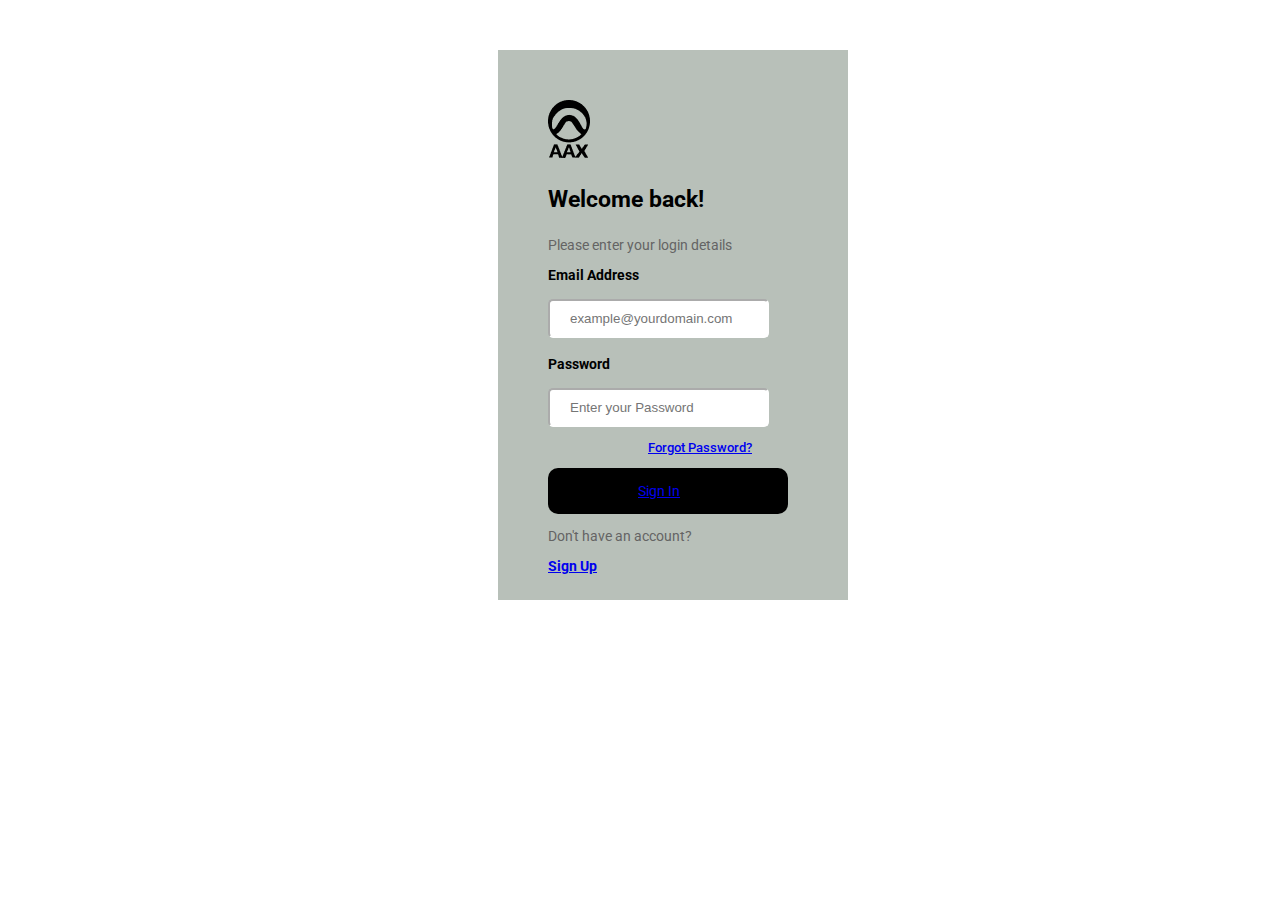
<file: index.html>
<!DOCTYPE html>
<html lang="en">
<head>
    <meta charset="UTF-8">
    <meta name="viewport" content="width=device-width, initial-scale=1.0">
    <title>Group 3 Project</title>
    <link rel="stylesheet" href="style.css">
</head>
<body>
    <div class="container-1"> <img src="Images/Vector.png" alt="">
<div class="text-1"><h3>Welcome back!</h3></div>
<div class="text-2"><p>Please enter your login details</p></div>
<form>
   <div class="text-3"> 
   <b><label for="Email">Email Address</label> <br></br> </div></b> 
    <input type="text" placeholder="example@yourdomain.com" class="input-1"> <br></br>
   
   <b> <div class="text-4"><label for="Password">Password</label> <br></br></div></b>
    <input type="password" name="" id="" placeholder="Enter your Password" class="input-2"> 
    
</form>

<div class="text-5"><u><a href="./Reset.html"><p></u>Forgot Password?</p></a></div>
<div class="sign-in">
    <a href="./add.html"><p>Sign In</p></a>
</div>
<div class="text-6"><p>Don't have an account? 
 
</p></div>
<b><div class="sign-up"><a href="./create.html"><u>Sign Up</u> </a></div></b>
    


   
   

</body>
</html>
</file>
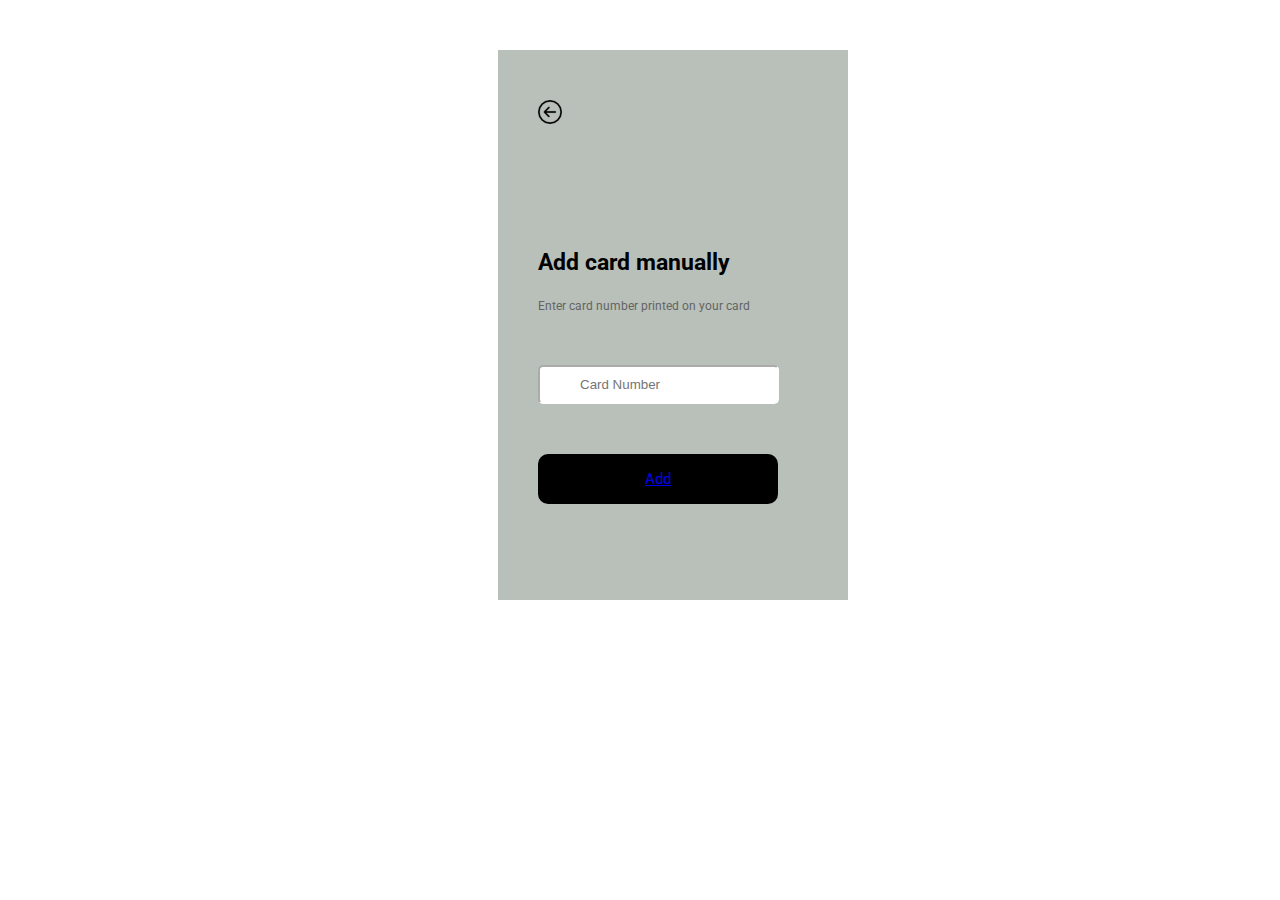
<file: add.html>
<!DOCTYPE html>
<html lang="en">
<head>
    <meta charset="UTF-8">
    <meta name="viewport" content="width=device-width, initial-scale=1.0">
    <title>Add Card</title>
    <link rel="stylesheet" href="add.css">
</head>
<body>
    <div class="container-1">
    <img src="Images/Back Button.png" alt="">
    <div class="text-1"><h3>Add card manually</h3></div>
    <div class="text-2"><p>Enter card number printed on your card</p></div>
    <input type="text" name="" id="" placeholder="Card Number" class="input-1">
    <div class="text-3"><a href="./scan.html"><p>Add</p></a></div>
    </div>
</body>
</html>
</file>
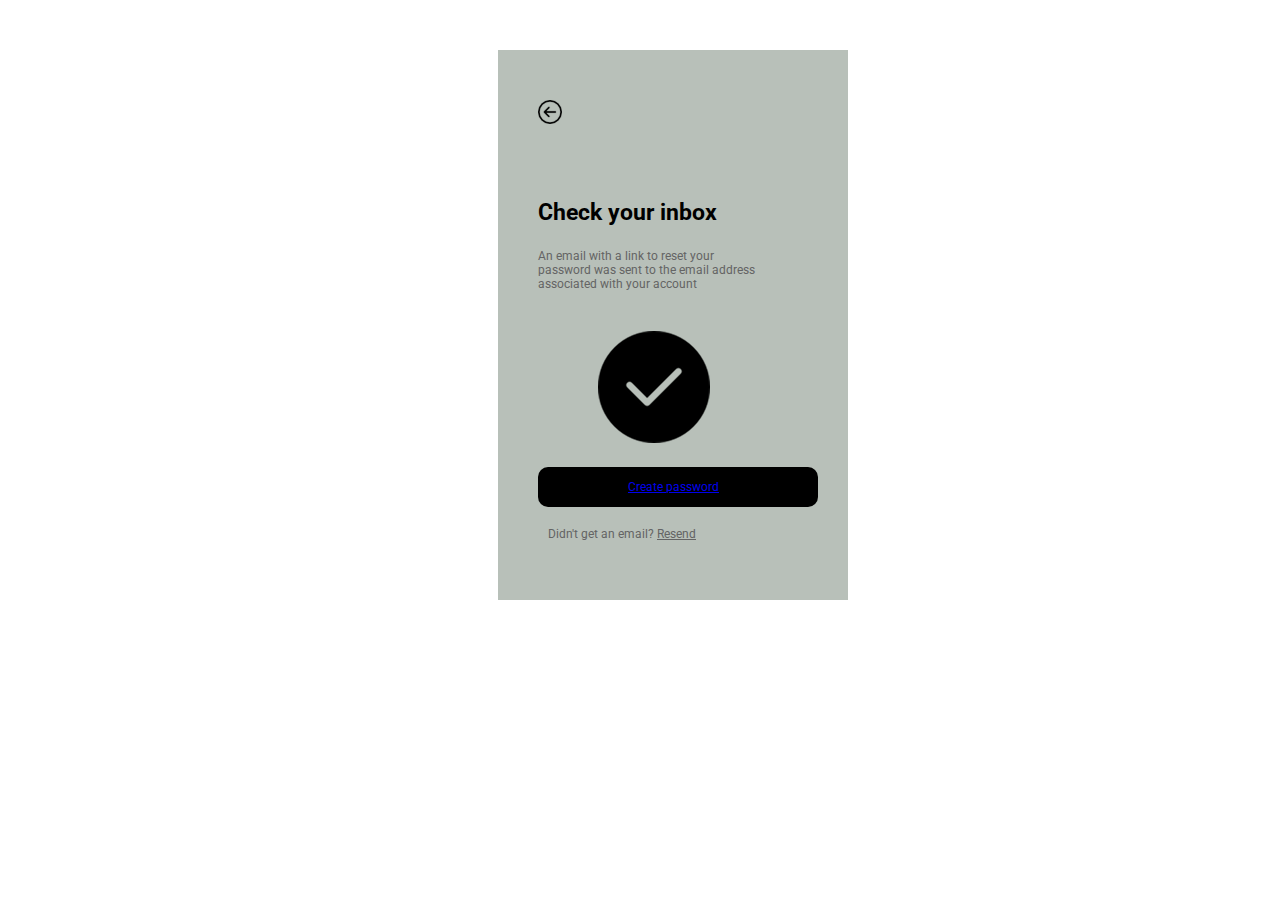
<file: check.html>
<!DOCTYPE html>
<html lang="en">
<head>
    <meta charset="UTF-8">
    <meta name="viewport" content="width=device-width, initial-scale=1.0">
    <title>Check your inbox</title>
    <link rel="stylesheet" href="check.css">
</head>
<body>
   <div class="container-1">
<img src="Images/Back Button.png" alt="">
<div class="text-1"><h3>Check your inbox</h3></div>
<div class="text-2"><p>An email with a link to reset your <br>
password was sent to the email address <br>
associated with your account</p></div>
<div class="image"><img src="Images/Verified (1).png" alt=""></div>

<div class="text-4"><a href="./new.html"><p>Create password</p></a></div>
<div class="text-3"><p>Didn't get an email? <u>Resend</u></p></div>
   </div> 
</body>
</html>
</file>
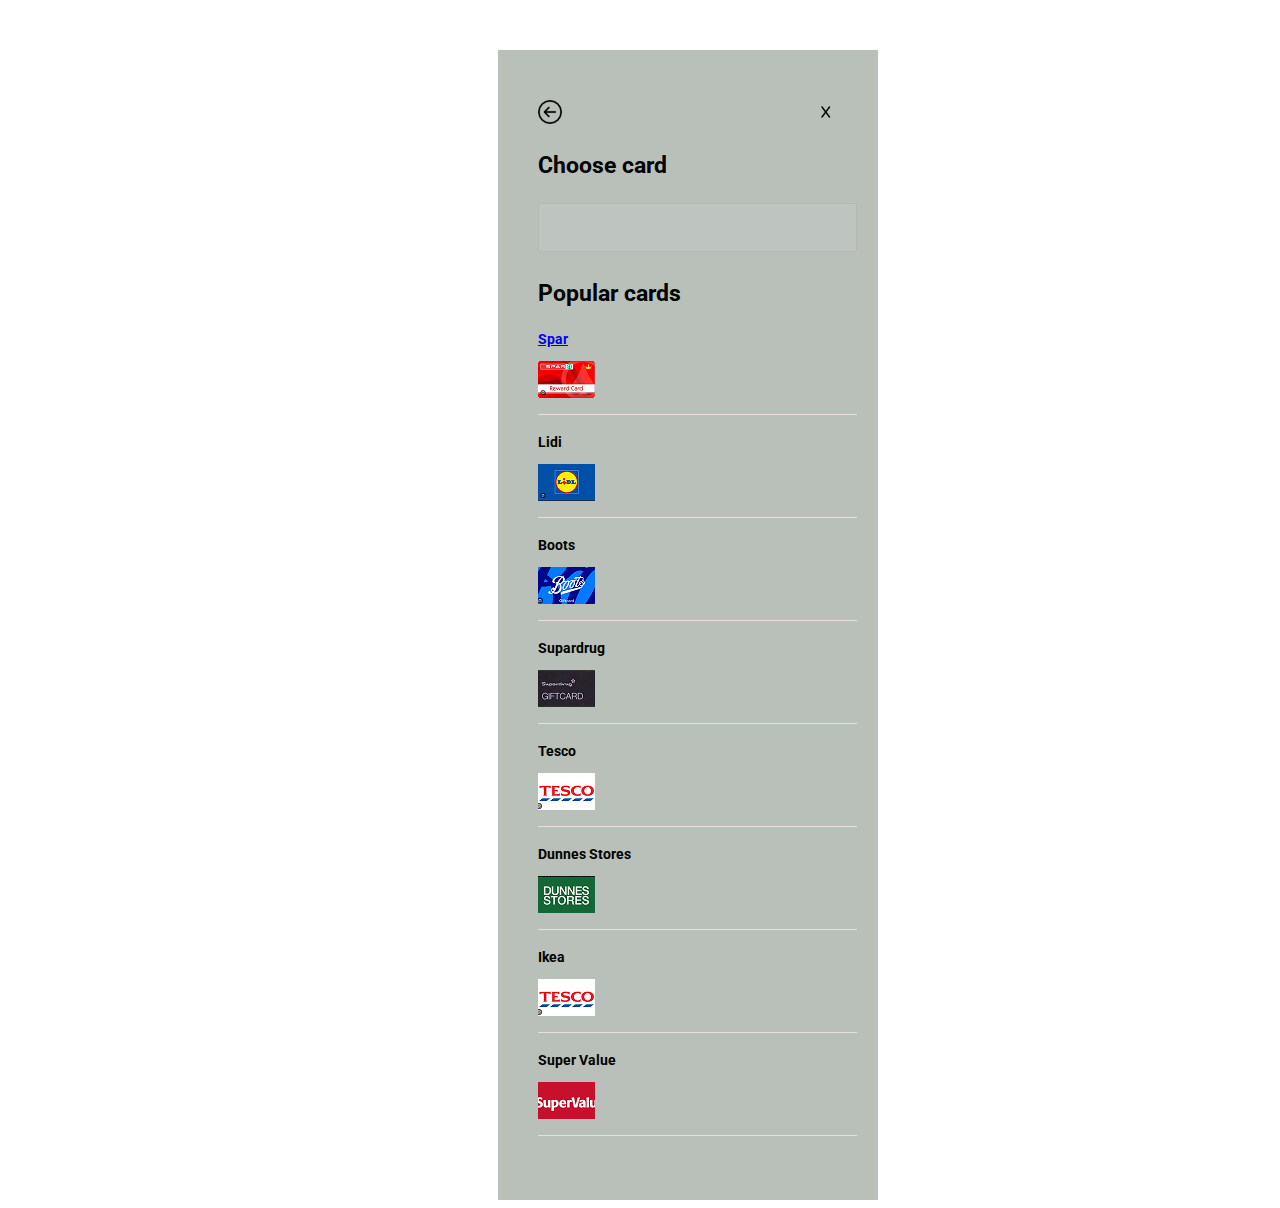
<file: choose.html>
<!DOCTYPE html>
<html lang="en">
<head>
    <meta charset="UTF-8">
    <meta name="viewport" content="width=device-width, initial-scale=1.0">
    <title>Choose card</title>
<link rel="stylesheet" href="choose.css">
</head>
<body>
    <div class="container-1">
<img src="Images/Back Button.png" alt="">
<div class="thing-1"><img src="Images/mynaui_letter-x.png" alt=""></div>
<div class="text-1"><h3>Choose card</h3></div>
<img src="Images/Rectangle 1.png" alt="">
<div class="text-2"><h3>Popular cards</h3></div>
<a href="./spar.html"><b><div class="text-3"><p>Spar</p></div></b></a>
<img src="Images/WhatsApp Image 2025-05-07 at 10.30.14 PM (2) 1.png" alt="">
<img src="Images/Line 1.png" alt="">
<b><div class="text-4"><p>Lidi</p></div></b>
<img src="Images/WhatsApp Image 2025-05-07 at 10.30.13 PM 1.png" alt="">
<img src="Images/Line 1.png" alt="">
<b><div class="text-5"><p>Boots</p></div></b>
<img src="Images/WhatsApp Image 2025-05-07 at 10.30.12 PM (1) 1.png" alt="">
<img src="Images/Line 1.png" alt="">
<b><div class="text-6"><p>Supardrug</p></div></b>
<img src="Images/WhatsApp Image 2025-05-07 at 10.30.12 PM 1.png" alt="">
<img src="Images/Line 1.png" alt="">
<b><div class="text-7"><p>Tesco</p></div></b>
<img src="Images/WhatsApp Image 2025-05-07 at 10.30.13 PM (1) 1.png" alt="">
<img src="Images/Line 1.png" alt="">
<b><div class="text-8"><p>Dunnes Stores</p></div></b>
<img src="Images/WhatsApp Image 2025-05-07 at 10.30.14 PM 1.png" alt="">
<img src="Images/Line 1.png" alt="">
<b><div class="text-9"><p>Ikea</p></div></b>
<img src="Images/WhatsApp Image 2025-05-07 at 10.30.13 PM (1) 1.png" alt="">
<img src="Images/Line 1.png" alt="">
<b><div class="text-10"><p>Super Value</p></div></b>
<img src="Images/WhatsApp Image 2025-05-07 at 10.30.13 PM (2) 1.png" alt="">
<img src="Images/Line 1.png" alt="">
    </div>
</body>
</html>
</file>
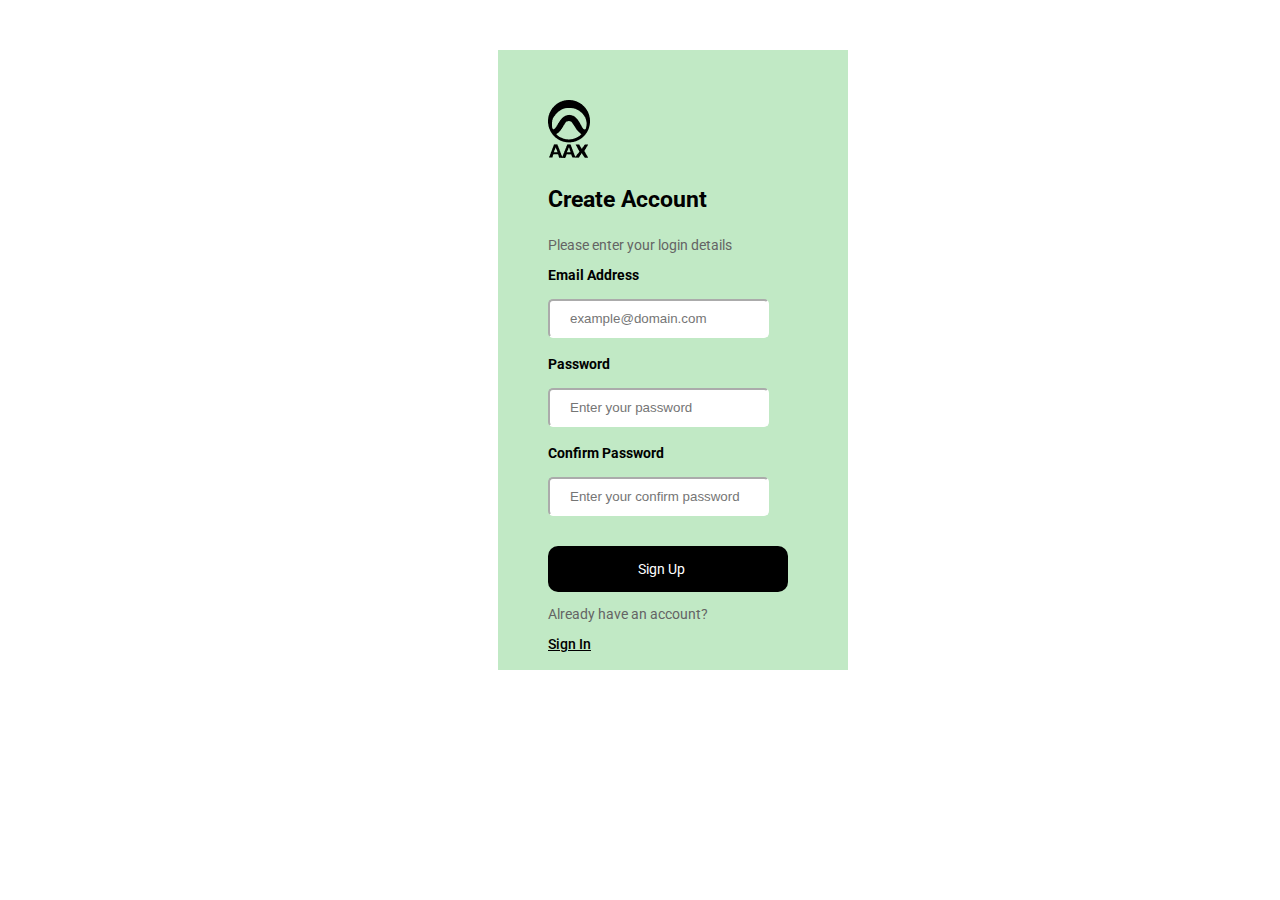
<file: create.html>
<!DOCTYPE html>
<html lang="en">
<head>
    <meta charset="UTF-8">
    <meta name="viewport" content="width=device-width, initial-scale=1.0">
    <title>Create Account</title>
 <link rel="stylesheet" href="create.css">
</head>
<body>
    <div class="container-1">
    <img src="Images/Vector.png" alt="">
   <div class="text-1"> <h3>Create Account</h3></div>
   <div class="text-2"> <p>Please enter your login details</p> </div>
   
    <b><div class="text-3"><label for="Email Address">Email Address</label> <br></br></div></b>
    <input type="email" name="" id="" placeholder="example@domain.com" class="input-1"><br></br>

    <b><div class="text-4"><label for="Password">Password</label><br></br></div></b>
    <input type="password" name="" id="" placeholder="Enter your password" class="input-2"><br></br>

   <b><div class="text-5"><label for="Confirm Password">Confirm Password</label><br></br></div></b>
   <input type="password" name="" id="" placeholder="Enter your confirm password" class="input-3">

   <div class="Sign-in"><p>Sign Up</p></div> 
    <div class="text-6"><p>Already have an account? 
        </p></div>
        <div class="sign"><a href=""></a><u>Sign In</u></div>
</div>
</body>
</html>
</file>
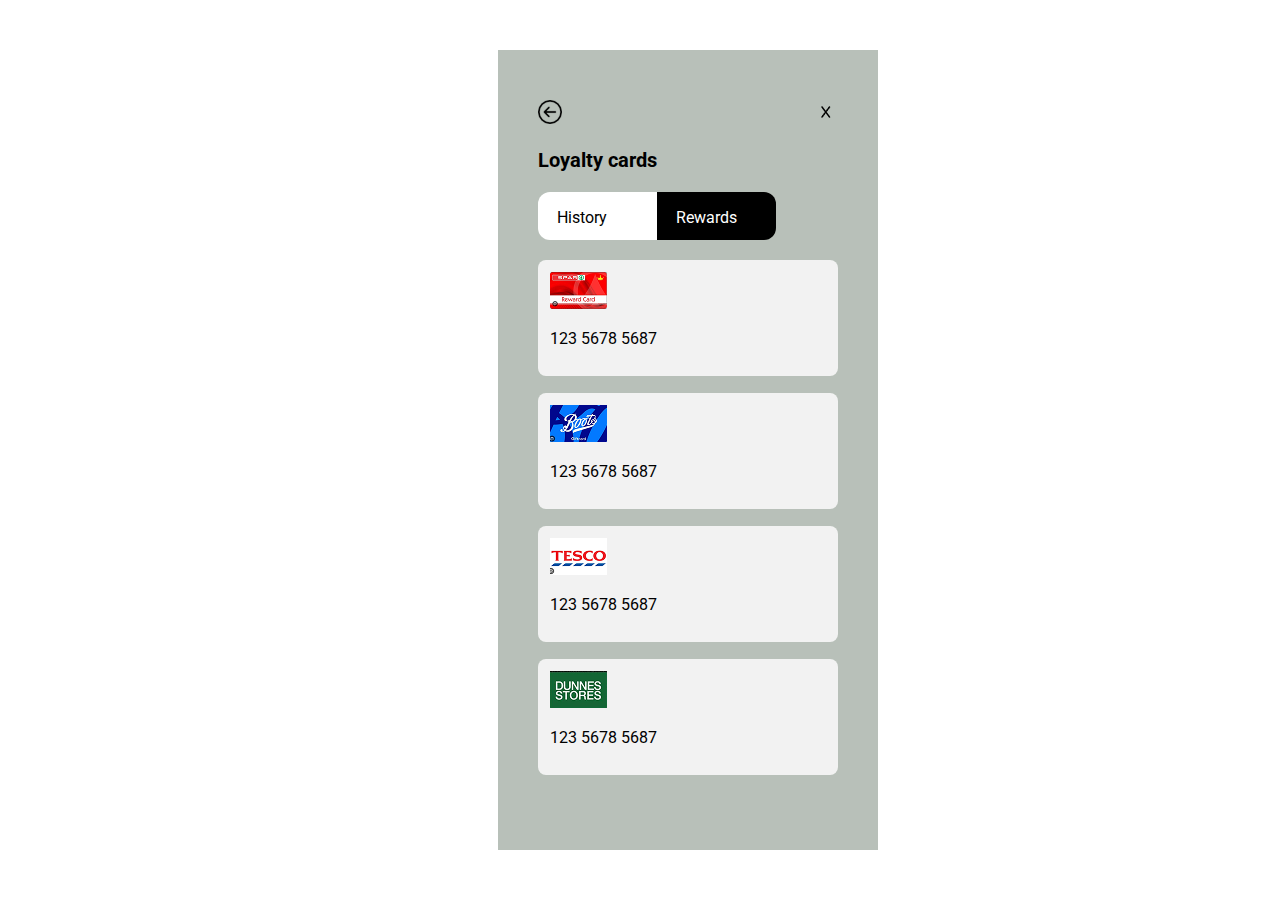
<file: loyalty2.html>
<!DOCTYPE html>
<html lang="en">
<head>
    <meta charset="UTF-8">
    <meta name="viewport" content="width=device-width, initial-scale=1.0">
    <title>Loyalty Cards</title>
    <link rel="stylesheet" href="loyalty2.css">
</head>
<body>
    <div class="container-1">
<img src="Images/Back Button.png" alt="">
<div class="image-1"><img src="Images/mynaui_letter-x.png" alt=""></div>
<div class="text-1">
    <p>Loyalty cards</p>
</div>
<div class="text-2">
    <div class="container-2"><p>History</p></div>
<div class="container-3"><p>Rewards</p></div>
</div>
<div class="containers">
    <img src="Images/WhatsApp Image 2025-05-07 at 10.30.14 PM (2) 1.png" alt="">
<p>123 5678 5687</p>
</div>
<div class="containers">
    <img src="Images/WhatsApp Image 2025-05-07 at 10.30.12 PM (1) 1.png" alt="">
<p>123 5678 5687</p>
</div>
<div class="containers">
    <img src="Images/WhatsApp Image 2025-05-07 at 10.30.13 PM (1) 1.png" alt="">
<p>123 5678 5687</p>
</div>
<div class="containers">
    <img src="Images/WhatsApp Image 2025-05-07 at 10.30.14 PM 1.png" alt="">
<p>123 5678 5687</p>
</div>
</body>
</html>
</file>
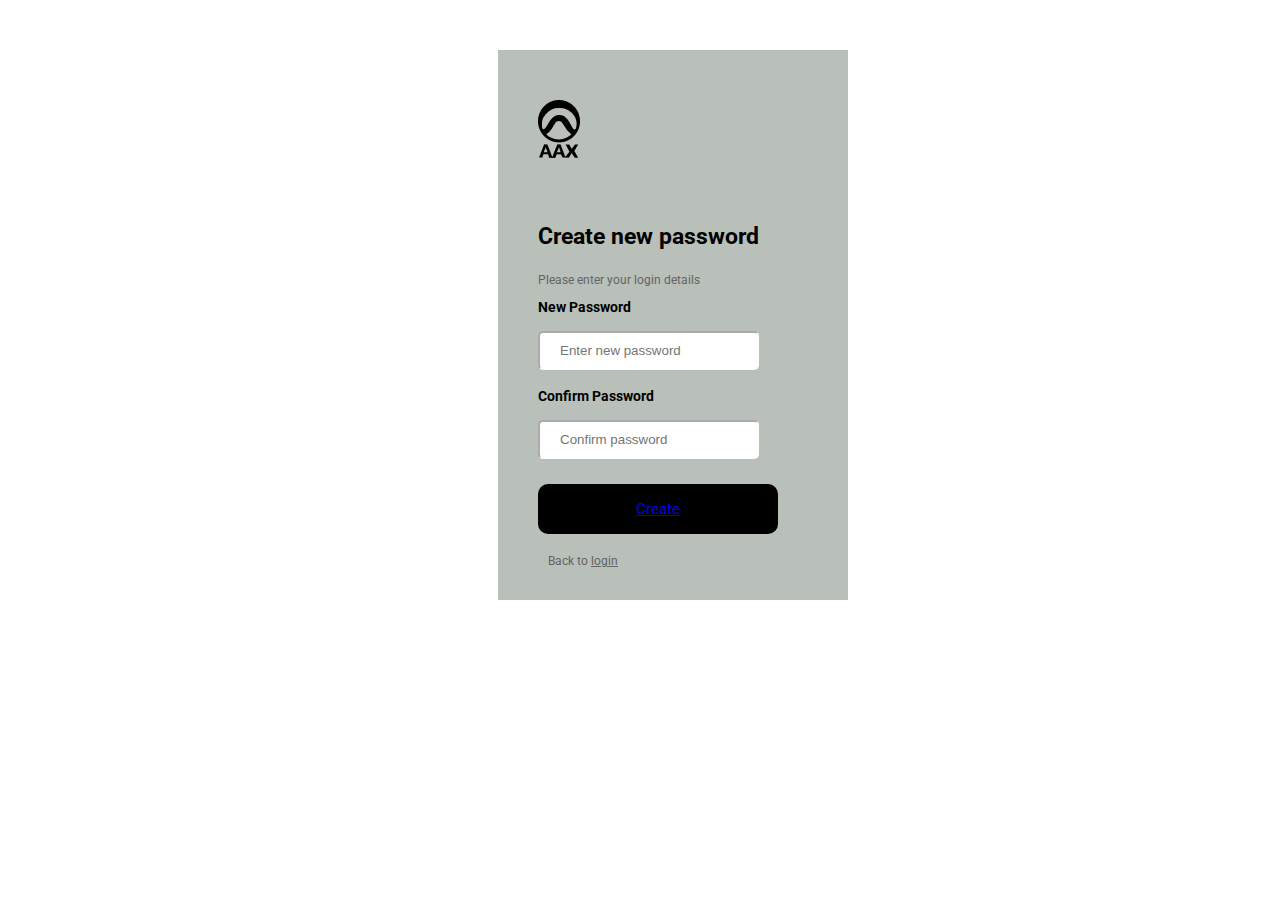
<file: new.html>
<!DOCTYPE html>
<html lang="en">
<head>
    <meta charset="UTF-8">
    <meta name="viewport" content="width=device-width, initial-scale=1.0">
    <title>Create new password</title>
    <link rel="stylesheet" href="new.css">
</head>
<body>
    <div class="container-1">
<img src="Images/Vector.png" alt="">
<div class="text-1"><h3>Create new password</h3></div>
<div class="text-2"><p>Please enter your login details</p></div>
<b><div class="text-3"><label for="New Password">New Password</label> <br></br></div></b>
<input type="password" name="" id="" placeholder="Enter new password" class="input-1"><br></br>
<div class="text-4"><b><label for="Confirm Password">Confirm Password</label><br></br></b></div>
<input type="password" name="" id="" placeholder="Confirm password" class="input-2">
<div class="text-5"><a href="./add.html"><p>Create</p></a></div>
<div class="text-6"><p>Back to <u>login</u></p></div>
    </div>
</body>
</html>
</file>
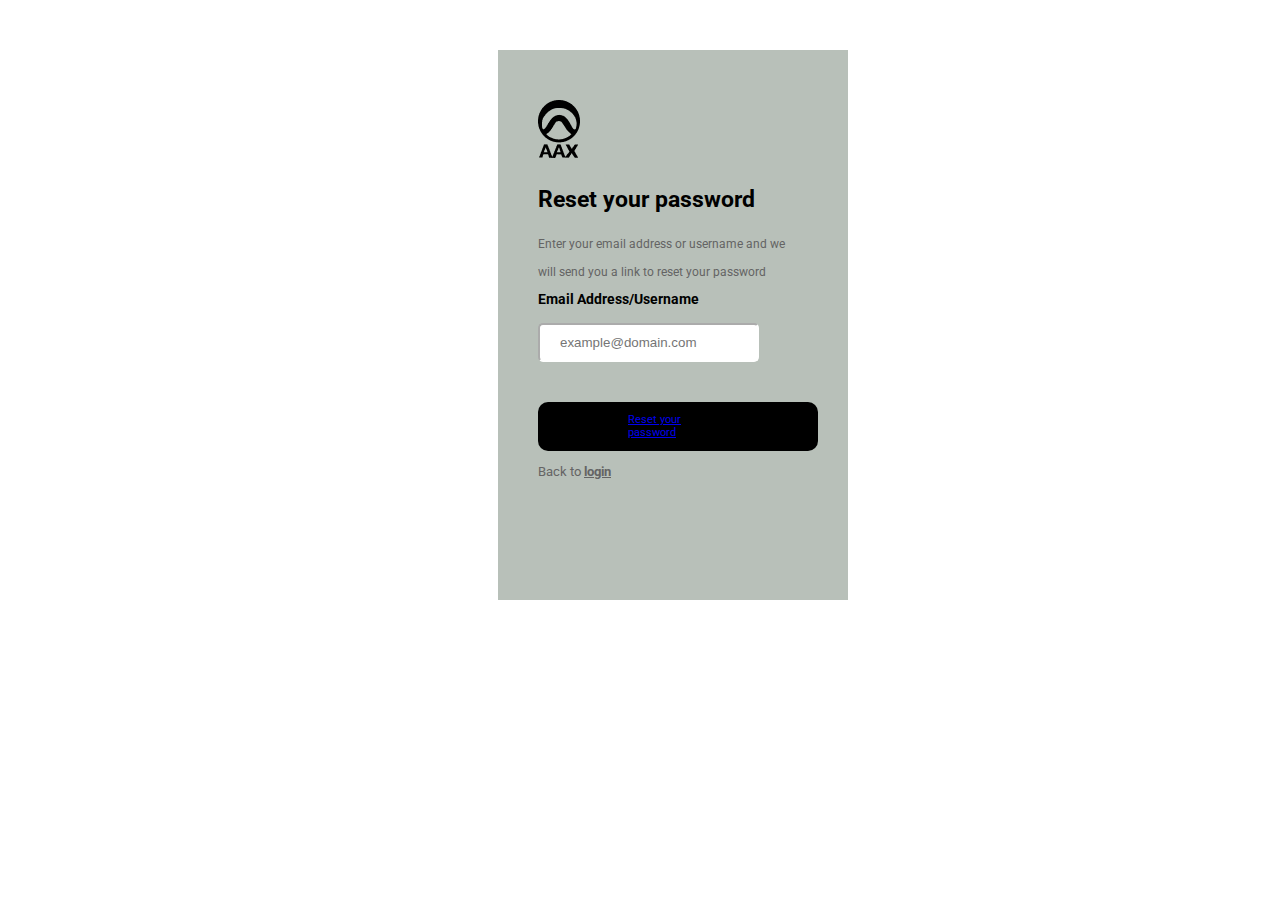
<file: Reset.html>
<!DOCTYPE html>
<html lang="en">
<head>
    <meta charset="UTF-8">
    <meta name="viewport" content="width=device-width, initial-scale=1.0">
    <title>Reset Password</title>
    <link rel="stylesheet" href="Reset.css">
</head>
<body>
    <div class="container-1">
    <img src="Images/Vector.png" alt="">
    <div class="text-1"><h3>Reset your password</h3></div>
    <div class="text-2"><p>Enter your email address or username and we <br></br>will send you a link 
    to reset your password</p></div>
    <b><div class="text-3"><label for="Email Address">Email Address/Username</label><br></br></div></b>
    <input type="email" name="" id="" placeholder="example@domain.com" class="input-1">
    <div class="text-4"><a href="./check.html"><p>Reset your password</p></a></div>
    <div class="text-5"><p>Back to <b><u>login</u></p></div></b>
    </div>
</body>
</html>
</file>
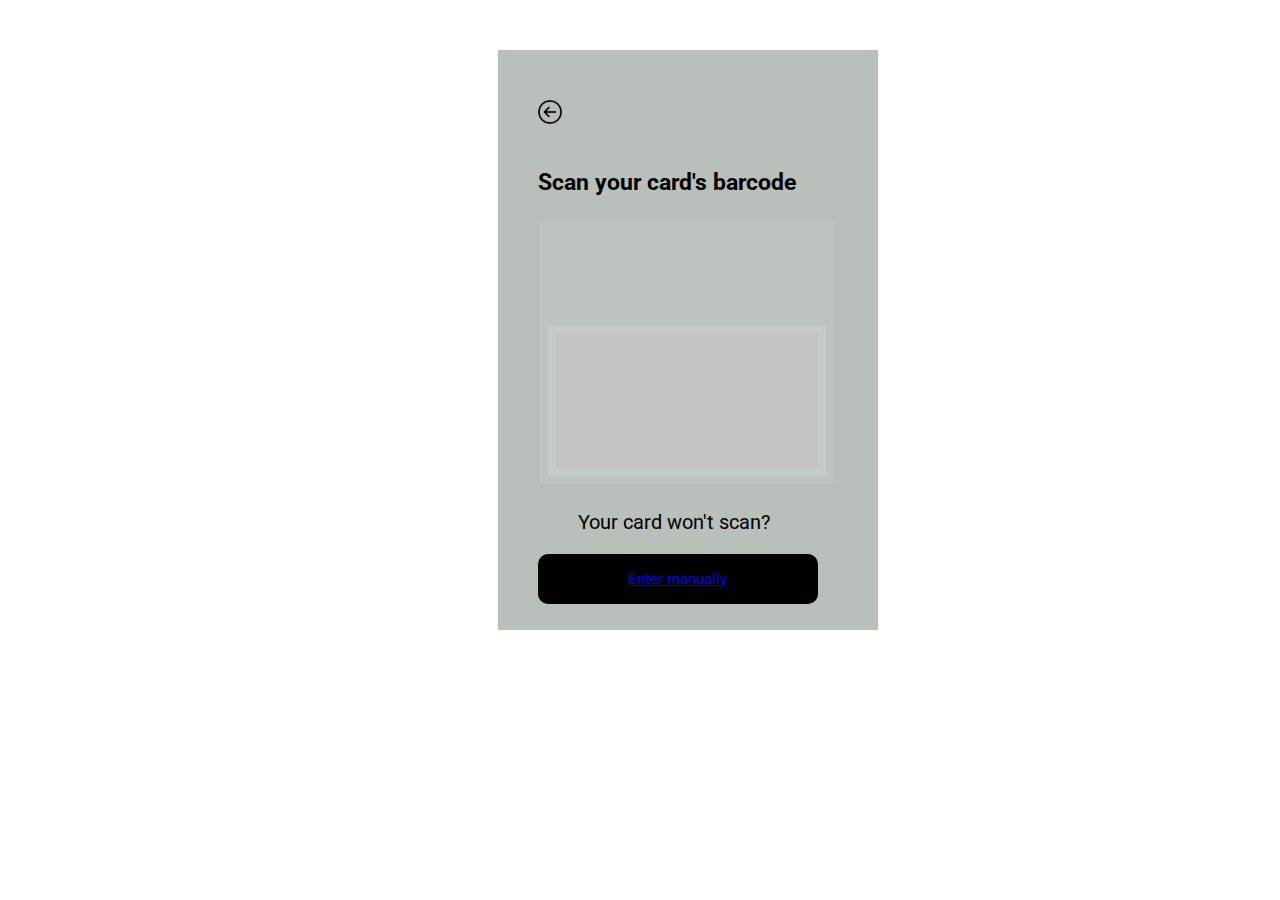
<file: scan.html>
<!DOCTYPE html>
<html lang="en">
<head>
    <meta charset="UTF-8">
    <meta name="viewport" content="width=device-width, initial-scale=1.0">
    <title>Scan your card's barcode</title>
    <link rel="stylesheet" href="scan.css">
</head>
<body>
    <div class="container-1">
<img src="Images/Back Button.png" alt="">
<div class="text-1"><h3>Scan your card's barcode</h3></div>
<div class="image"><img src="Images/Group 39 (1).png" alt=""> </div>
<div class="text-2"><p>Your card won't scan?</p></div>
<div class="text-3"><a href="./choose.html"><p>Enter manually</p></a></div>
    </div>
</body>
</html>
</file>
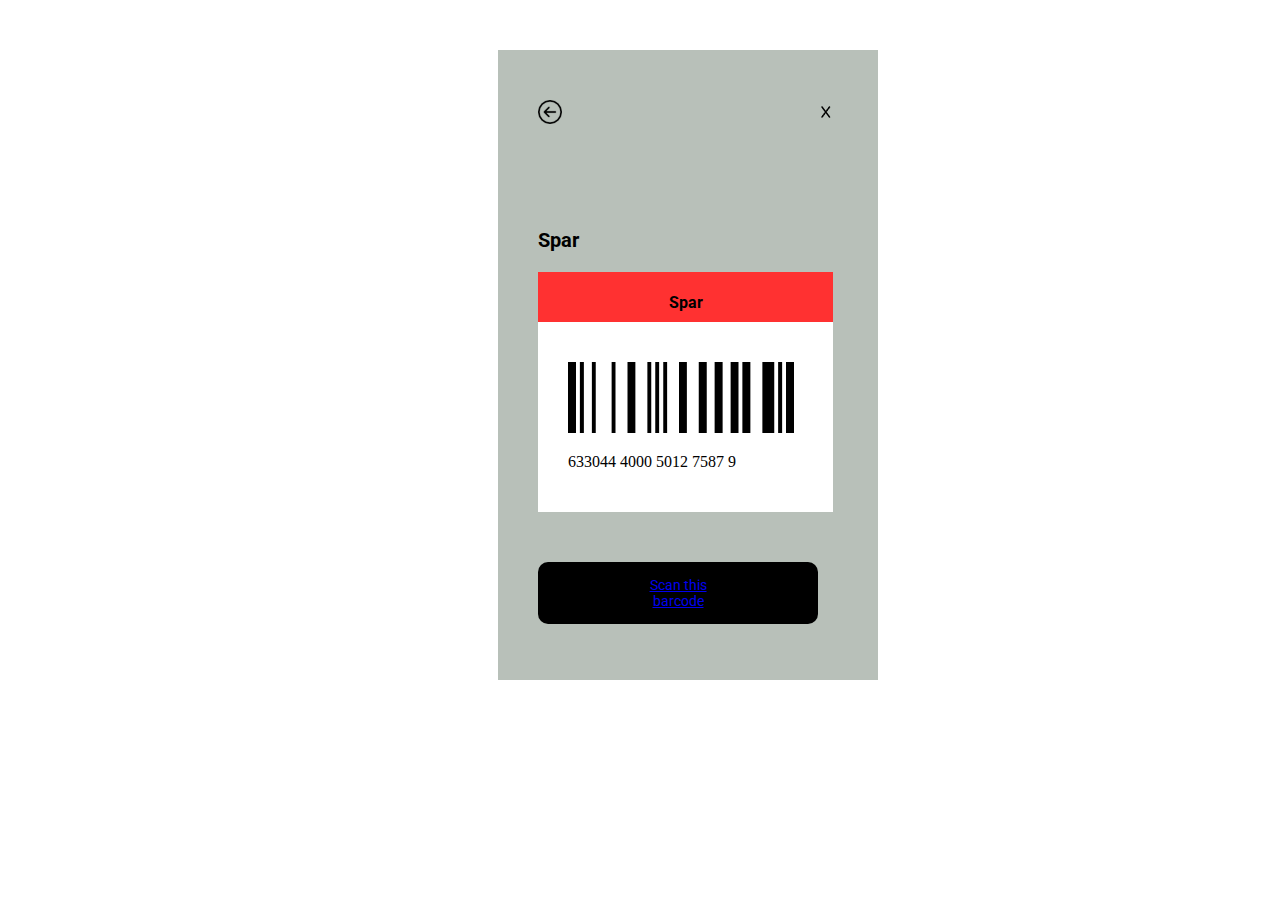
<file: spar.html>
<!DOCTYPE html>
<html lang="en">
<head>
    <meta charset="UTF-8">
    <meta name="viewport" content="width=device-width, initial-scale=1.0">
    <title>Spar</title>
    <link rel="stylesheet" href="spar.css">
</head>
<body>
    <div class="container-1">
<img src="Images/Back Button.png" alt="">
<div class="image-1"><img src="Images/mynaui_letter-x.png" alt=""></div>
<div class="text-1">
    <b><p>Spar</p></b>
</div>
<div class="container-2">
    <p>Spar</p>
</div>
<div class="container-3">
<img src="Images/fa_barcode.png" alt="">
<p>633044 4000 5012 7587 9</p></div>
<div class="text-2">
    <a href="./account.html"><p>Scan this barcode</p></a>
</div>


    </div>
</body>
</html>
</file>
<file: style.css>
@font-face {
    font-family: Roboto;
    src: url(fonts/Roboto-VariableFont_wdth\,wght.ttf);
}
.container-1{
    width: 300px;
    height: 500px;
    background-color: #B8C0B9;
    margin-left: 490px;
    margin-top: 50px;
    padding-left: 50px;
    padding-top: 50px;
}
.text-1{
font-family: Roboto;
font-size: 20px;
}

.text-2{
    font-family: Roboto;
    font-weight: 50px;
    font-size: 14px;
    color: #646464;
    }

    .text-3{
        font-family: Roboto;
        font-size: 14px;
        
    }
    .input-1{
       
        padding-top: 10px;
        padding-bottom: 10px;
        padding-left: 20px;
        padding-right: 20px;
        border-radius: 5px;
       border-color: #ffff;
    }

    .text-4{
        font-family: Roboto;
        font-size: 14px;
        
    }

    .input-2{
       padding-top: 10px;
        padding-bottom: 10px;
        padding-left: 20px;
        padding-right: 20px;
        border-radius: 5px; 
        border-color: #ffff;
    }
    .text-5{
       font-family: Roboto;
        font-size: 13px; 
       margin-left: 100px;
        font-weight: 500;
    }

    .sign-in{
        border: 50px;
        background-color: black;
        color: white;
        width: 100px;
        padding-left: 90px;
        padding-right: 50px;
        padding-top: 1px;
        padding-bottom: 1px;
        border-radius: 10px;
        font-family: Roboto;
        font-size: 14px;
    }
    .text-6{
        font-family: Roboto;
        color: #646464;
        font-size: 14px;
        
    }
    .sign-up{
        color: black;
        font-family: Roboto;
        font-size: 14px;
    }
</file>
<file: add.css>
@font-face {
    font-family: Roboto;
    src: url(./fonts/Roboto-VariableFont_wdth\,wght.ttf);
}
.container-1{
    width: 300px;
    height: 500px;
    background-color: #B8C0B9;
    margin-left: 490px;
    margin-top: 50px;
    padding-left: 40px;
    padding-top: 50px;
    padding-right: 10px;
}
.text-1{
    font-family: Roboto;
font-size: 20px;
margin-top: 120px;

}
.text-2{
    font-family: Roboto;
    font-weight: 50px;
    font-size: 12px;
    color: #646464;
}
.input-1{
    padding-top: 10px;
        padding-bottom: 10px;
        padding-left: 40px;
        padding-right: 20px;
        border-radius: 5px;
       border-color: #ffff;
       margin-top: 40px;
       
}
.text-3{
    background-color: black;
        color: white;
        width: 100px;
        padding-left: 70px;
        padding-right: 70px;
        border-radius: 10px;
        padding-top: 1px;
        padding-bottom: 1px;
        font-family: Roboto;
        font-size: 15px;
        margin-top: 50px;
       text-align: center;
}
</file>
<file: check.css>
@font-face {
    font-family: Roboto;
    src: url(./fonts/Roboto-VariableFont_wdth\,wght.ttf);
}
.container-1{
     width: 300px;
    height: 500px;
    background-color: #B8C0B9;
    margin-left: 490px;
    margin-top: 50px;
    padding-left: 40px;
    padding-top: 50px;
    padding-right: 10px;
}
.text-1{
font-family: Roboto;
font-size: 20px;
margin-top: 70px;
}
.text-2{
    font-family: Roboto;
    font-weight: 50px;
    font-size: 12px;
    color: #646464;
}
.image{
    margin-top: 40px;
    padding-left: 60px;
}

.text-3{
    font-family: Roboto;
    font-weight: 50px;
    font-size: 12px;
    color: #646464;
    margin-top: 20px;
    padding-left: 10px;

}
.text-4{
    border: 50px;
        background-color: black;
        color: white;
        width: 100px;
        padding-left: 90px;
        padding-right: 90px;
        border-radius: 10px;
        padding-top: 1px;
        padding-bottom: 1px;
        font-family: Roboto;
        font-size: 12px;
        margin-top: 20px;

}
</file>
<file: choose.css>
@font-face {
    font-family: Roboto;
    src: url(./fonts/Roboto-VariableFont_wdth\,wght.ttf);
}
.container-1{
    width: 300px;
    height: 500px;
    background-color: #B8C0B9;
    margin-left: 490px;
    margin-top: 50px;
    padding-left: 40px;
    padding-top: 50px;
    padding-right: 40px;
    padding-bottom: 600px; 
    
}
.thing-1{
    float: right;
}
.text-1{
    font-family: Roboto;
font-size: 20px;
}
.text-2{
    font-family: Roboto;
font-size: 20px;
}
.thing-2{
    border-bottom: #fff 10px;
}
.text-3{
    font-family: Roboto;
font-size: 14px;
}
.text-4{
   font-family: Roboto;
font-size: 14px; 
}
.text-5{
    font-family: Roboto;
font-size: 14px;
}
.text-6{
    font-family: Roboto;
font-size: 14px;
}
.text-7{
    font-family: Roboto;
font-size: 14px;
}
.text-8{
  font-family: Roboto;
font-size: 14px;  
}
.text-9{
    font-family: Roboto;
font-size: 14px;
}
.text-10{
    font-family: Roboto;
font-size: 14px;
}
</file>
<file: create.css>
@font-face {
    font-family: Roboto;
    src: url(fonts/Roboto-VariableFont_wdth\,wght.ttf);
}
.container-1{
    width: 300px;
    height: 500px;
    background-color: #C1E9C5;
    margin-left: 490px;
    margin-top: 50px;
    padding-left: 50px;
    padding-top: 50px;
    padding-bottom: 70px;
}
.text-1{
    font-family: Roboto;
font-size: 20px;
}
.text-2{
    font-family: Roboto;
    font-weight: 50px;
    font-size: 14px;
    color: #646464;
}

.text-3{
    font-family: Roboto;
        font-size: 14px;
}

.input-1{
   padding-top: 10px;
        padding-bottom: 10px;
        padding-left: 20px;
        padding-right: 20px;
        border-radius: 5px; 
        border-color: #ffff; 
}
.text-4{
    font-family: Roboto;
        font-size: 14px;
}
 .input-2{
    padding-top: 10px;
        padding-bottom: 10px;
        padding-left: 20px;
        padding-right: 20px;
        border-radius: 5px; 
        border-color: #ffff;
 }
 .text-5{
    font-family: Roboto;
        font-size: 14px;
 }
 .input-3{
     padding-top: 10px;
        padding-bottom: 10px;
        padding-left: 20px;
        padding-right: 20px;
        border-radius: 5px; 
        border-color: #ffff;
 }

 .Sign-in{
    border: 50px;
        background-color: black;
        color: white;
        width: 100px;
        padding-left: 90px;
        padding-right: 50px;
        padding-top: 1px;
        padding-bottom: 1px;
        border-radius: 10px;
        font-family: Roboto;
        font-size: 14px;
        margin-top: 30px;
 }
 .text-6{
    font-family: Roboto;
        color: #646464;
        font-size: 14px;
 }
 .sign{
    color: black;
        font-family: Roboto;
        font-size: 14px;
        font-weight: 500;
 }
</file>
<file: loyalty2.css>
@font-face {
    font-family: Roboto;
    src: url(./fonts/Roboto-VariableFont_wdth\,wght.ttf);
}
.container-1{
    width: 300px;
    height: 500px;
    background-color: #B8C0B9;
    margin-left: 490px;
    margin-top: 50px;
    padding-left: 40px;
    padding-top: 50px;
    padding-right: 40px;
    padding-bottom: 250px; 
}
.image-1{
    float: right;}
    .text-1{
    font-family: Roboto;
font-size: 20px;
margin-top: 15px;
font-weight: bold;}
.text-2{
    display: flex;
    margin-left: 0px;
   display: flexbox;
   margin-bottom: 20px;
}
   
   .container-2{
    width: 40px;
    height: 30px;
    background-color: white;
    color: black;
    padding-right: 60px;
    padding-bottom: 18px;
    padding-top: 0px;
    padding-left: 19px;
    border-bottom-left-radius: 12px;
    border-top-left-radius: 12px;
    font-family: Roboto;
    }
    .container-3{
      width: 40px;
    height: 30px;
   background-color: black;
  color: white;
    padding-right: 30px;
    padding-bottom: 18px;
    padding-top: 0px;
    padding-left: 19px;
    padding-right: 60px;
    border-bottom-right-radius: 12px;
    border-top-right-radius: 12px; 
    font-family: Roboto;
    }
    .containers{
         align-items: center;
       background-color: #f2f2f2;
        padding: 12px;
        border-radius: 8px;
        margin: 17px 0;
        max-width: 320px;
         font-family: Roboto;
    }
</file>
<file: new.css>
@font-face {
    font-family: Roboto;
    src: url(./fonts/Roboto-VariableFont_wdth\,wght.ttf);
}
.container-1{
    width: 300px;
    height: 500px;
    background-color: #B8C0B9;
    margin-left: 490px;
    margin-top: 50px;
    padding-left: 40px;
    padding-top: 50px;
    padding-right: 10px;
}
.text-1{
    font-family: Roboto;
font-size: 20px;
margin-top: 60px;
}
.text-2{
    font-family: Roboto;
    font-weight: 50px;
    font-size: 12px;
    color: #646464;
}
.text-3{
    font-family: Roboto;
        font-size: 14px;
        
}
.input-1{
    padding-top: 10px;
        padding-bottom: 10px;
        padding-left: 20px;
        padding-right: 20px;
        border-radius: 5px;
       border-color: #ffff;
}
.text-4{
   font-family: Roboto;
        font-size: 14px; 
}
.input-2{
   padding-top: 10px;
        padding-bottom: 10px;
        padding-left: 20px;
        padding-right: 20px;
        border-radius: 5px;
       border-color: #ffff; 
}
.text-5{
    border: 50px;
        background-color: black;
        color: white;
        width: 100px;
        padding-left: 70px;
        padding-right: 70px;
        border-radius: 10px;
        padding-top: 1px;
        padding-bottom: 1px;
        font-family: Roboto;
        font-size: 15px;
        margin-top: 25px;
       text-align: center;
}
.text-6{
    font-family: Roboto;
    font-weight: 50px;
    font-size: 12px;
    color: #646464;
    margin-top: 20px;
    padding-left: 10px;
}
</file>
<file: scan.css>
@font-face {
    font-family: Roboto;
    src: url(fonts/Roboto-VariableFont_wdth\,wght.ttf);
}
.container-1{
    width: 300px;
    height: 500px;
    background-color: #B8C0B9;
    margin-left: 490px;
    margin-top: 50px;
    padding-left: 40px;
    padding-top: 50px;
    padding-right: 40px;
    padding-bottom: 30px; 
    
}
.text-1{
    font-family: Roboto;
font-size: 20px;
margin-top: 40px;
}
.text-2{
    font-family: Roboto;
font-size: 20px;
margin-top: 20px;
padding-left: 40px;
}
.text-3{
    border: 50px;
        background-color: black;
        color: white;
        width: 100px;
        padding-left: 90px;
        padding-right: 90px;
        padding-top: 1px;
        padding-bottom: 1px;
        border-radius: 10px;
        font-family: Roboto;
        font-size: 15px;
}
</file>
<file: spar.css>
@font-face {
    font-family: Roboto;
    src: url(./fonts/Roboto-VariableFont_wdth\,wght.ttf);
}
.container-1{
    width: 300px;
    height: 500px;
    background-color: #B8C0B9;
    margin-left: 490px;
    margin-top: 50px;
    padding-left: 40px;
    padding-top: 50px;
    padding-right: 40px;
    padding-bottom: 80px; 
}
.image-1{
    float: right;
}
.text-1{
    font-family: Roboto;
font-size: 20px;
margin-top: 100px;
}
.container-2{
    width: 295px;
    height: 45px;
    background-color: #FF3131;
    margin-bottom: 10px;
    text-align: center;
   padding-top: 5px;
   font-family: Roboto;
   font-weight: bold;
   margin-bottom: 0px;

}
.container-3{
    width: 250px;
    height: 150px;
    background-color: white;
    padding-left: 30px;
    padding-right: 15px;
    padding-top: 40px;
    

}
.text-2{
    border: 50px;
        background-color: black;
        color: white;
        width: 100px;
        padding-left: 90px;
        padding-right: 90px;
        padding-top: 1px;
        padding-bottom: 1px;
        border-radius: 10px;
        font-family: Roboto;
        font-size: 14px; 
        margin-top: 50px;
        text-align: center;
}
</file>
